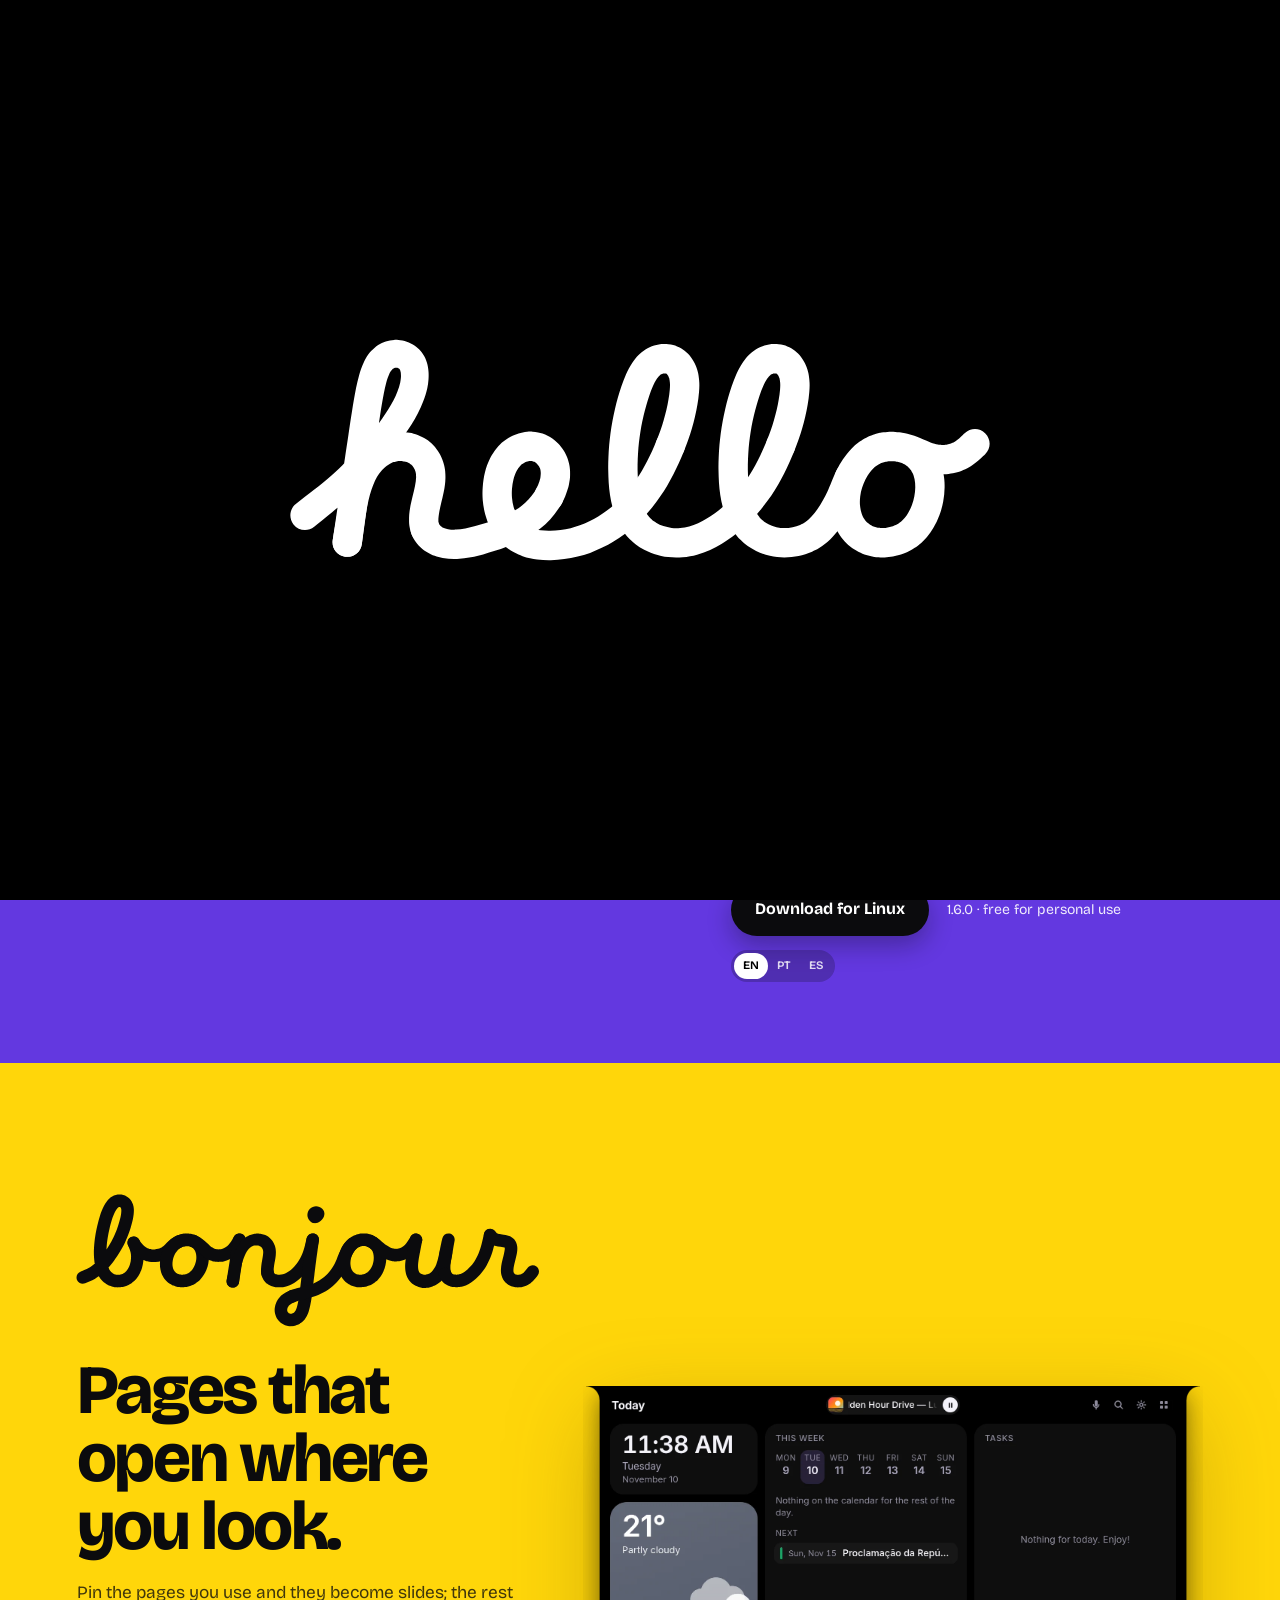
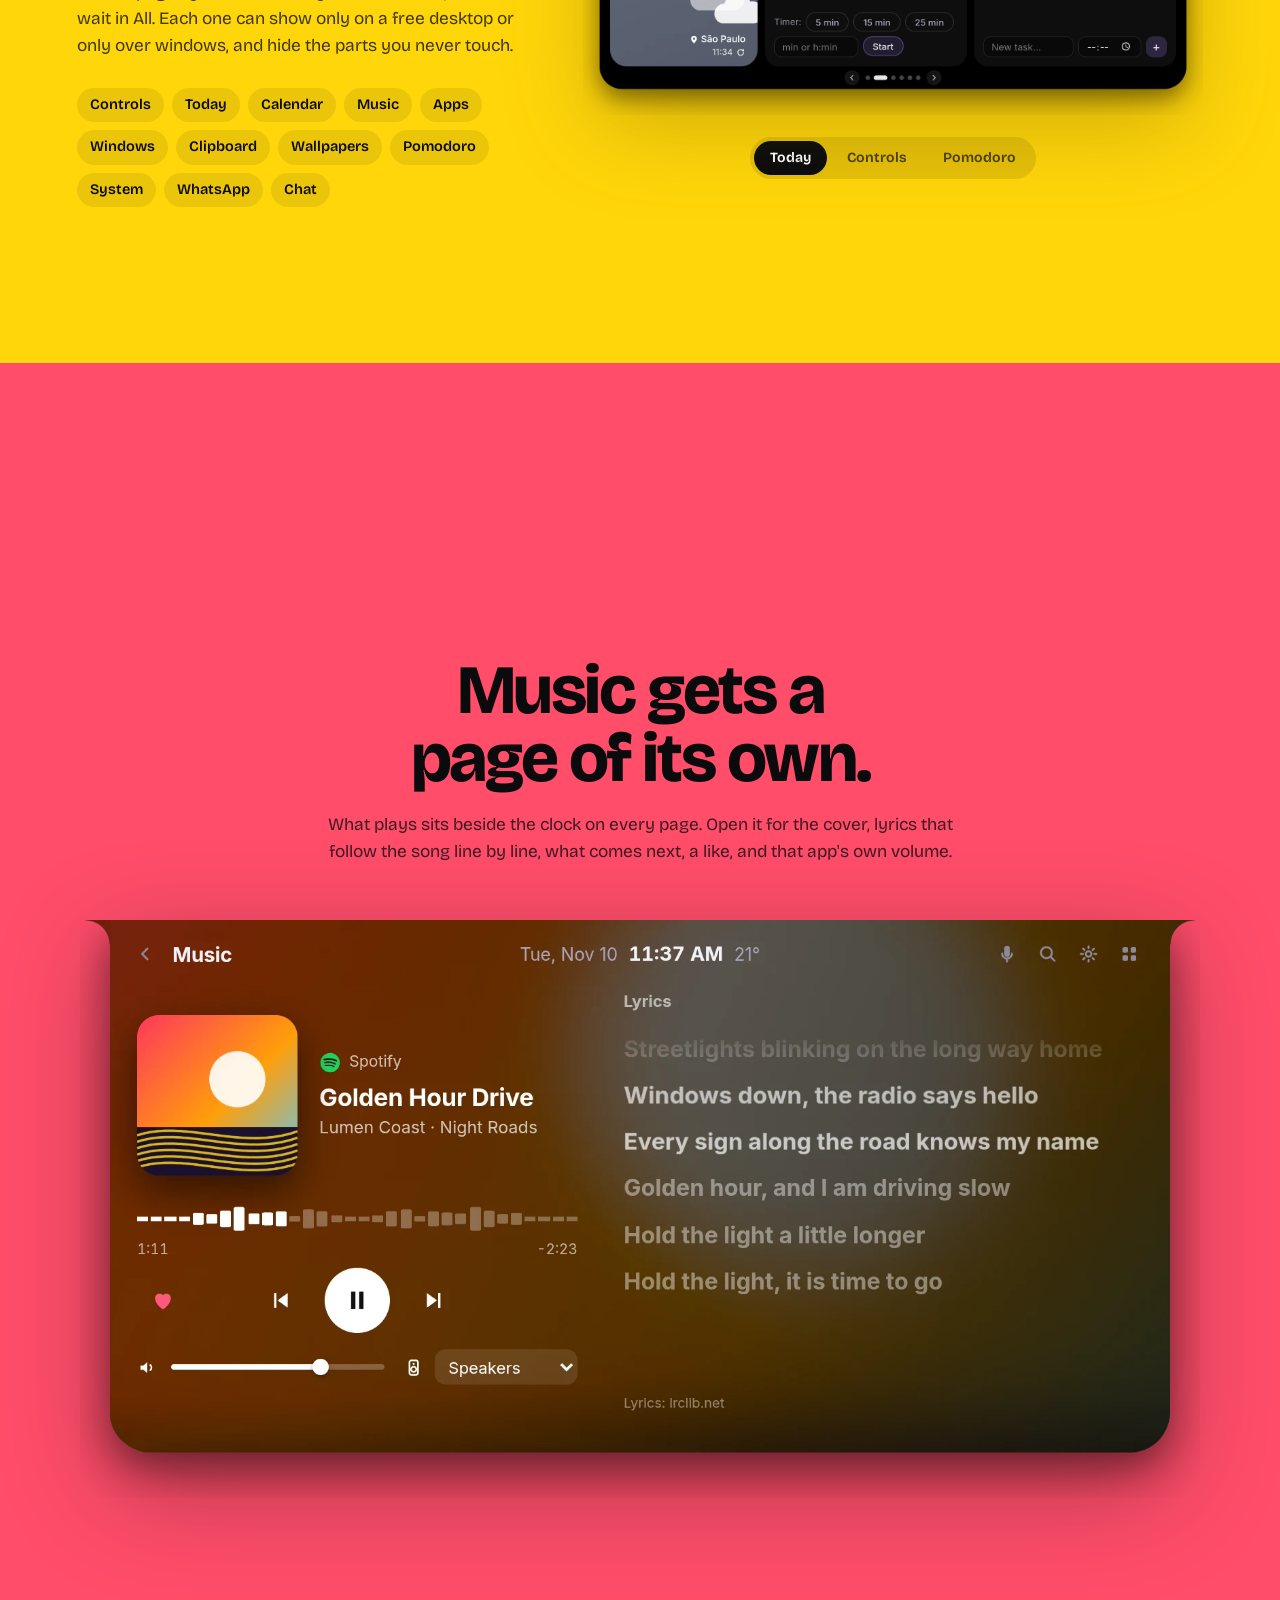
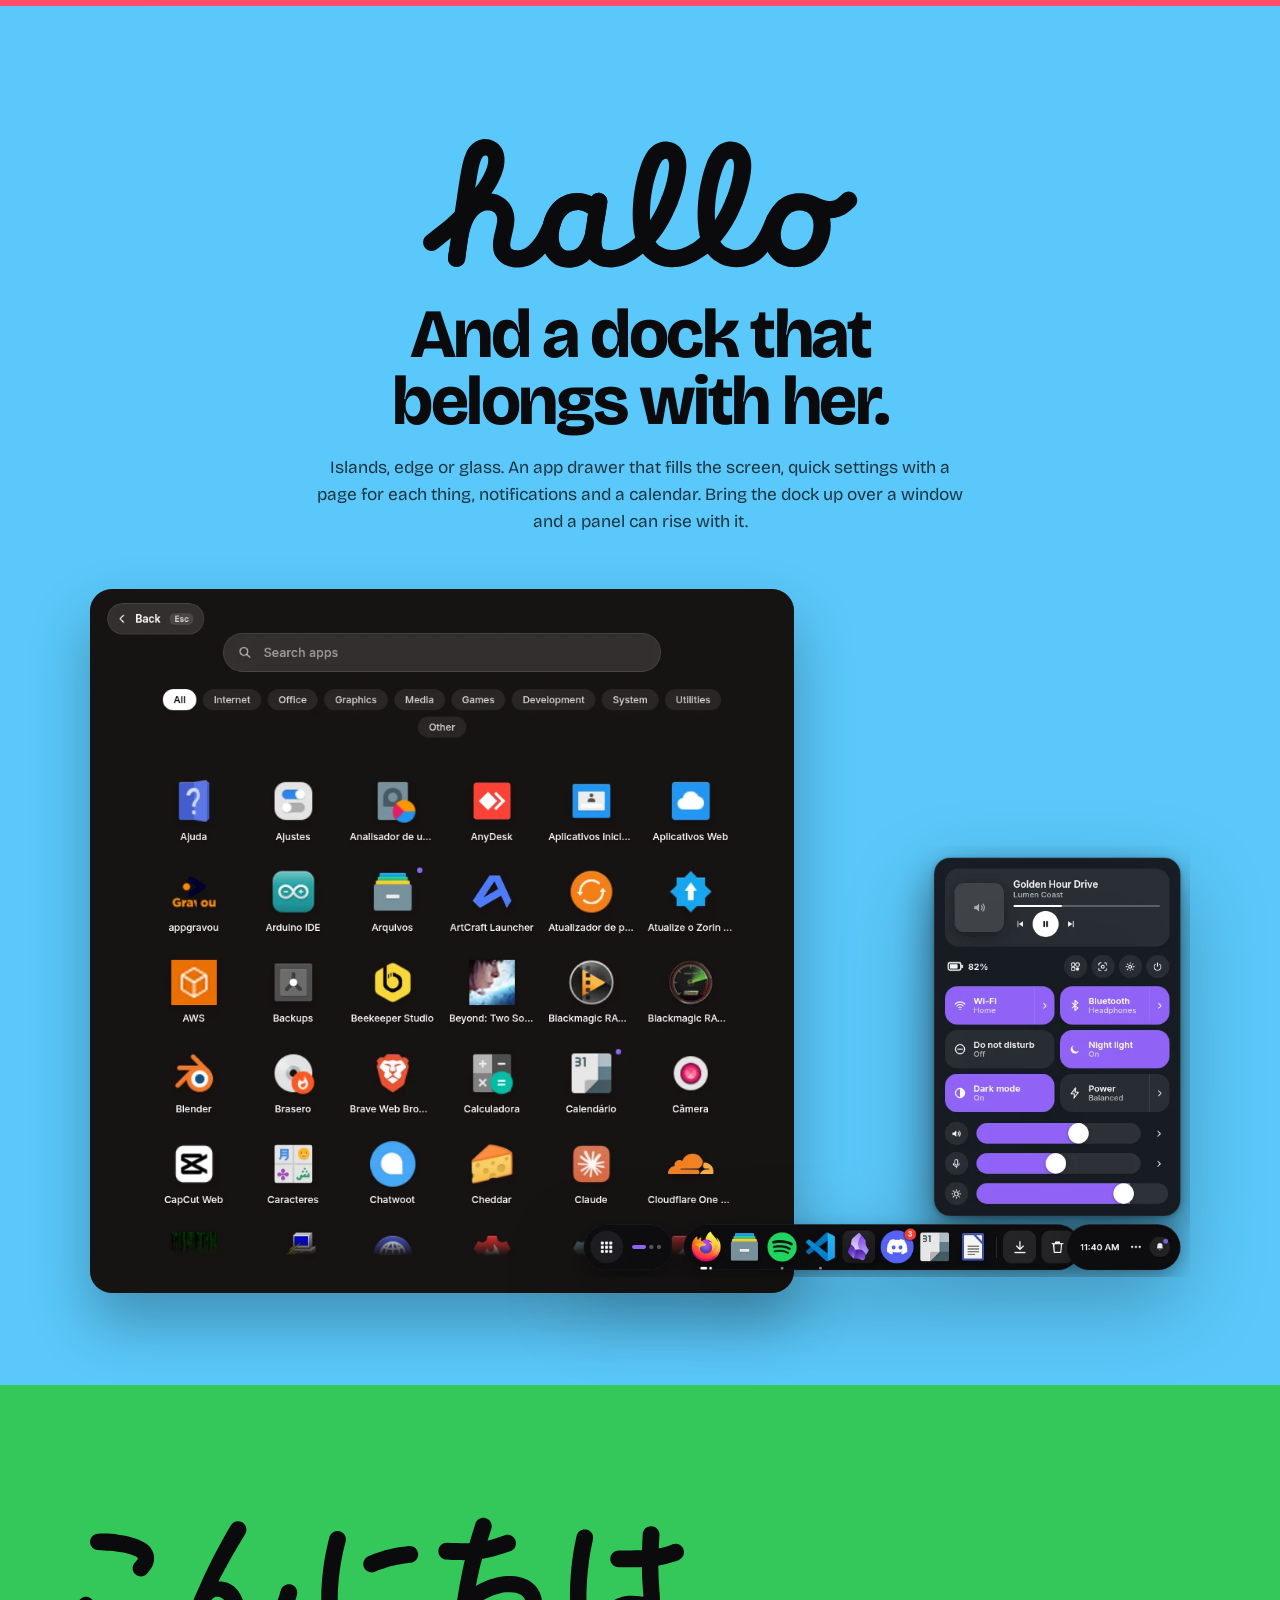
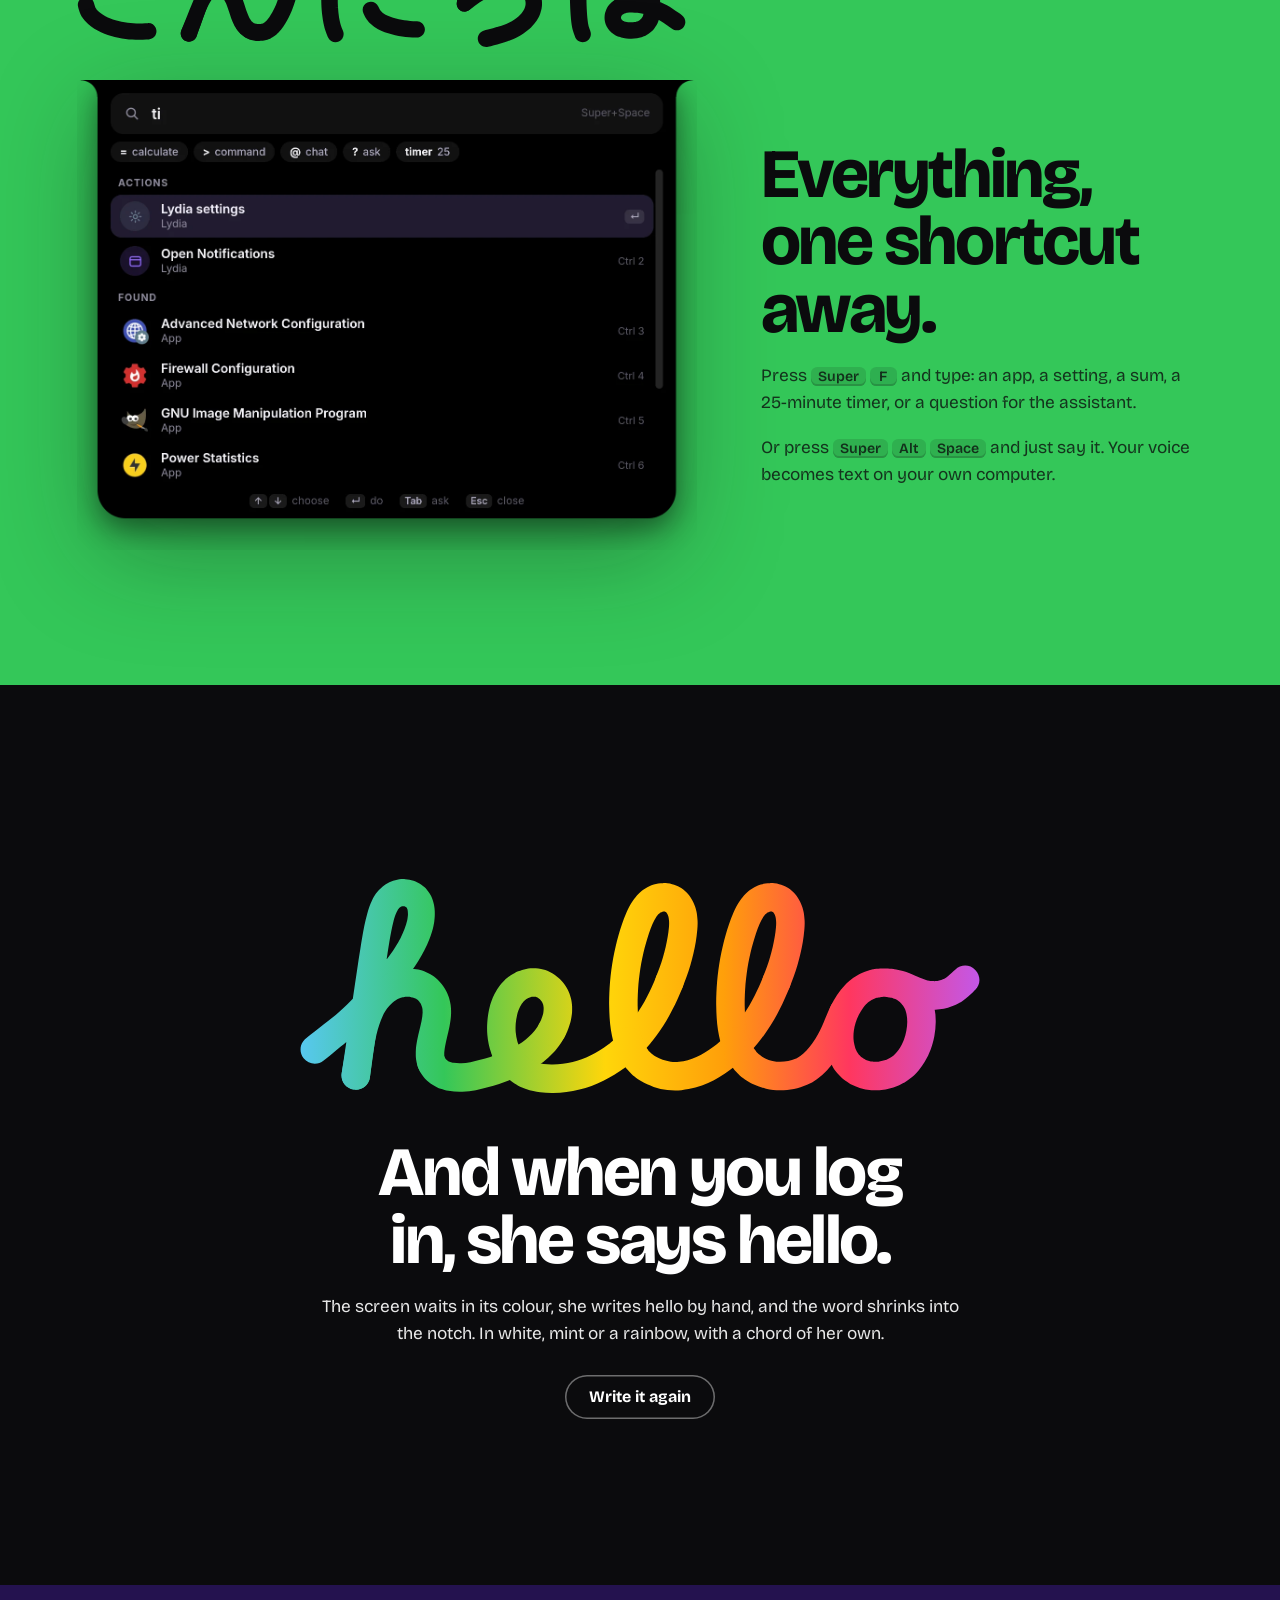
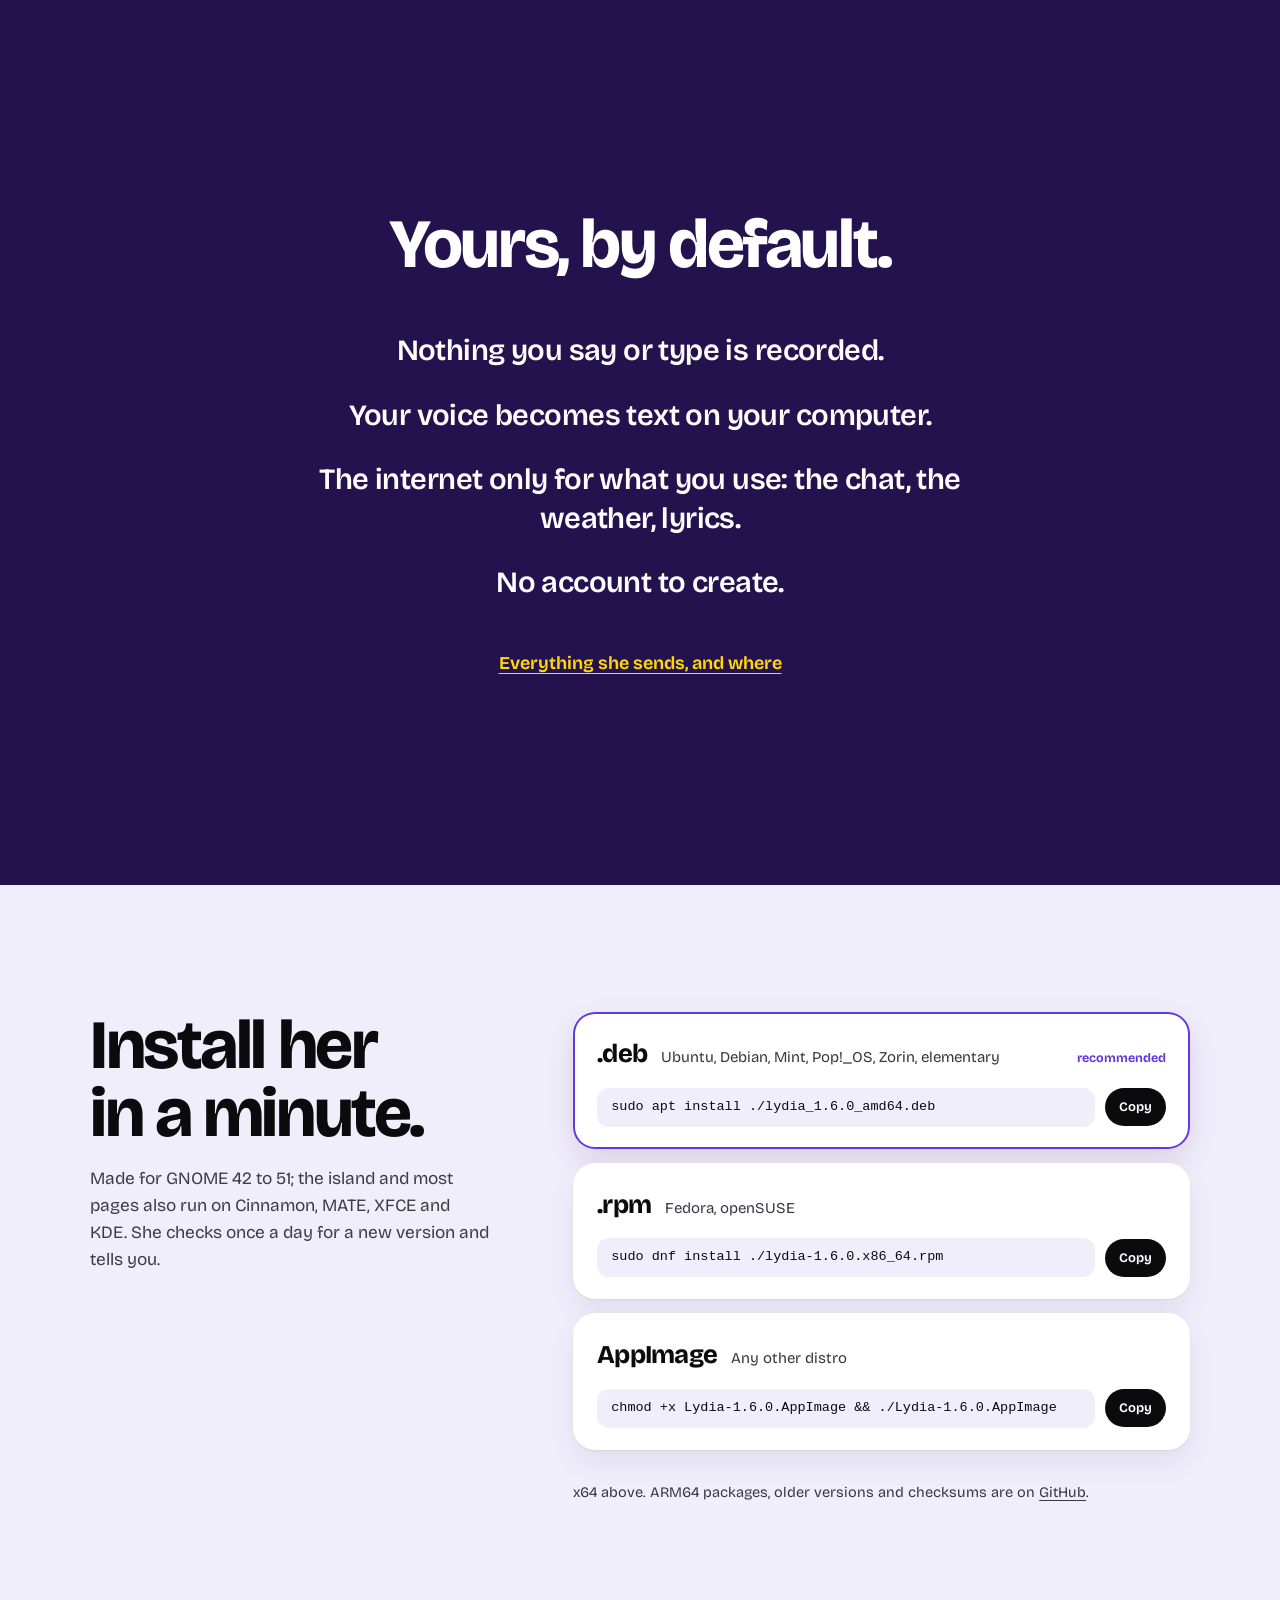
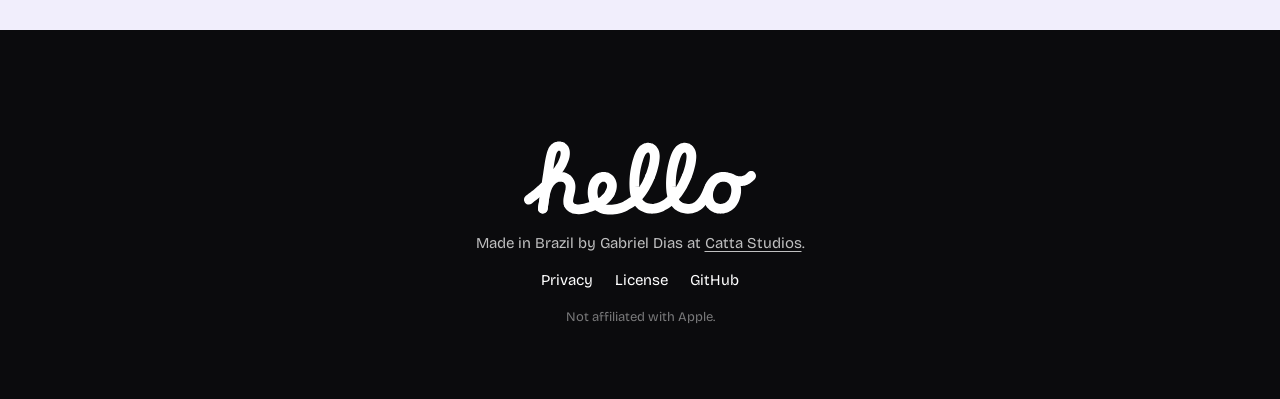
<file: site/index.html>
<!doctype html>
<html lang="en">
<head>
<meta charset="utf-8">
<meta name="viewport" content="width=device-width, initial-scale=1, viewport-fit=cover">
<title>Lydia · A dynamic island for Linux</title>
<meta name="description" content="Lydia is a dynamic island for Linux: controls, today, music with lyrics, apps, a dock of her own, a command palette and an assistant, at the top of your screen.">
<meta name="theme-color" content="#0b0b0d">
<meta property="og:type" content="website">
<meta property="og:title" content="Lydia · A dynamic island for Linux">
<meta property="og:description" content="Controls, today, music, apps, a dock and a command palette, at the top of your screen.">
<meta property="og:image" content="https://cattastudios.com.br/lydia-releases/img/og.png">
<meta property="og:url" content="https://cattastudios.com.br/lydia-releases/">
<link rel="canonical" href="https://cattastudios.com.br/lydia-releases/">
<meta name="twitter:card" content="summary_large_image">
<link rel="icon" href="favicon.svg" type="image/svg+xml">
<link rel="apple-touch-icon" href="apple-touch-icon.png">
<link rel="preconnect" href="https://fonts.googleapis.com">
<link rel="preconnect" href="https://fonts.gstatic.com" crossorigin>
<link rel="stylesheet" href="https://fonts.googleapis.com/css2?family=Bricolage+Grotesque:opsz,wght@12..96,400;12..96,500;12..96,600;12..96,700;12..96,800&display=swap">
<link rel="stylesheet" href="css/style.css">
<script>document.documentElement.classList.add('js')</script>
</head>
<body>

<!-- the opening: a moment of black, a greeting written by hand, then it becomes the notch -->
<div class="intro" aria-hidden="true"><svg class="intro__word"></svg></div>

<header class="notch" id="notch">
  <a class="notch__home" href="#top" aria-label="Lydia"><img src="favicon.svg" alt="" width="20" height="20"><span>Lydia</span></a>
  <nav class="notch__links" aria-label="Sections">
    <a href="#pages" data-i18n="nav.pages">Pages</a>
    <a href="#music" data-i18n="nav.music">Music</a>
    <a href="#dock" data-i18n="nav.dock">Dock</a>
    <a href="#palette" data-i18n="nav.palette">Palette</a>
  </nav>
  <div class="notch__tools">
    <div class="lang" role="group" aria-label="Language"><button data-lang="en">EN</button><button data-lang="pt">PT</button><button data-lang="es">ES</button></div>
    <a class="notch__get" href="#install" data-i18n="nav.install">Install</a>
  </div>
</header>

<main id="top">

  <!-- the first screen: her island hanging from the top edge -->
  <section class="screen screen--violet hero" id="hero">
    <div class="hang"><img src="img/v15/controls.webp" width="1448" height="732" alt="" data-i18n-attr="alt:shot.controls"></div>
    <div class="hero__copy">
      <h1 data-i18n="hero.title">The top of your screen, finally useful.</h1>
      <p class="lead" data-i18n="hero.lead">Lydia is a dynamic island for Linux. Hover the top edge or press Super, and your controls, your day, your music and your apps open right there. Leave, and she closes.</p>
      <div class="cta">
        <a class="btn btn--ink" href="#install" data-i18n="hero.get">Download for Linux</a>
        <span class="cta__note"><span data-version>1.6.0</span> · <span data-i18n="hero.free">free for personal use</span></span>
        <div class="lang" role="group" aria-label="Language"><button data-lang="en">EN</button><button data-lang="pt">PT</button><button data-lang="es">ES</button></div>
      </div>
    </div>
  </section>

  <section class="screen screen--yellow" id="pages">
    <svg class="hello" data-hello="fr" aria-hidden="true"></svg>
    <div class="split">
      <div class="copy">
        <h2 data-i18n="pages.title">Pages that open where you look.</h2>
        <p data-i18n="pages.lead">Pin the pages you use and they become slides; the rest wait in All. Each one can show only on a free desktop or only over windows, and hide the parts you never touch.</p>
        <ul class="tags" data-i18n="pages.list"><li>Controls</li><li>Today</li><li>Calendar</li><li>Music</li><li>Apps</li><li>Windows</li><li>Clipboard</li><li>Wallpapers</li><li>Pomodoro</li><li>System</li><li>WhatsApp</li><li>Chat</li></ul>
      </div>
      <div class="deck" data-deck>
        <figure class="deck__shot is-on"><img src="img/v15/today.webp" width="1648" height="873" alt="" loading="lazy" data-i18n-attr="alt:shot.today"></figure>
        <figure class="deck__shot"><img src="img/v15/controls.webp" width="1448" height="732" alt="" loading="lazy" data-i18n-attr="alt:shot.controls"></figure>
        <figure class="deck__shot"><img src="img/v15/pomodoro.webp" width="1527" height="791" alt="" loading="lazy" data-i18n-attr="alt:shot.pomodoro"></figure>
        <div class="deck__tabs" role="tablist" aria-label="Pages">
          <button role="tab" aria-selected="true" data-i18n="deck.today">Today</button><button role="tab" aria-selected="false" data-i18n="deck.controls">Controls</button><button role="tab" aria-selected="false" data-i18n="deck.pomodoro">Pomodoro</button>
        </div>
      </div>
    </div>
  </section>

  <section class="screen screen--coral" id="music">
    <svg class="hello" data-hello="it" aria-hidden="true"></svg>
    <div class="copy copy--center">
      <h2 data-i18n="music.title">Music gets a page of its own.</h2>
      <p data-i18n="music.lead">What plays sits beside the clock on every page. Open it for the cover, lyrics that follow the song line by line, what comes next, a like, and that app's own volume.</p>
    </div>
    <img class="shot shot--wide" src="img/v15/music.webp" width="1648" height="851" alt="" loading="lazy" data-i18n-attr="alt:shot.music">
  </section>

  <section class="screen screen--sky dock-screen" id="dock">
    <svg class="hello" data-hello="de" aria-hidden="true"></svg>
    <div class="copy copy--center">
      <h2 data-i18n="dock.title">And a dock that belongs with her.</h2>
      <p data-i18n="dock.lead">Islands, edge or glass. An app drawer that fills the screen, quick settings with a page for each thing, notifications and a calendar. Bring the dock up over a window and a panel can rise with it.</p>
    </div>
    <div class="desk">
      <img class="desk__drawer" src="img/v15/dock-drawer-islands.webp" width="900" height="900" alt="" loading="lazy" data-i18n-attr="alt:shot.drawer">
      <img class="desk__qs" src="img/v15/dock-qs-islands.webp" width="900" height="630" alt="" loading="lazy" data-i18n-attr="alt:shot.qs">
    </div>
  </section>

  <section class="screen screen--green" id="palette">
    <svg class="hello" data-hello="ja" aria-hidden="true"></svg>
    <div class="split split--flip">
      <img class="shot shot--tall" src="img/v15/command.webp" width="1329" height="1008" alt="" loading="lazy" data-i18n-attr="alt:shot.command">
      <div class="copy">
        <h2 data-i18n="palette.title">Everything, one shortcut away.</h2>
        <p data-i18n="palette.lead">Press <kbd>Super</kbd> <kbd>F</kbd> and type: an app, a setting, a sum, a 25-minute timer, or a question for the assistant.</p>
        <p data-i18n="palette.voice">Or press <kbd>Super</kbd> <kbd>Alt</kbd> <kbd>Space</kbd> and just say it. Your voice becomes text on your own computer.</p>
      </div>
    </div>
  </section>

  <section class="screen screen--ink opening" id="opening">
    <svg class="opening__word" aria-hidden="true"></svg>
    <div class="copy copy--center">
      <h2 data-i18n="opening.title">And when you log in, she says hello.</h2>
      <p data-i18n="opening.lead">The screen waits in its colour, she writes hello by hand, and the word shrinks into the notch. In white, mint or a rainbow, with a chord of her own.</p>
      <button class="btn btn--line" data-replay data-i18n="opening.replay">Write it again</button>
    </div>
  </section>

  <section class="screen screen--violet privacy" id="privacy">
    <div class="copy copy--center">
      <h2 data-i18n="priv.title">Yours, by default.</h2>
      <ul class="facts">
        <li data-i18n="priv.1">Nothing you say or type is recorded.</li>
        <li data-i18n="priv.2">Your voice becomes text on your computer.</li>
        <li data-i18n="priv.3">The internet only for what you use: the chat, the weather, lyrics.</li>
        <li data-i18n="priv.4">No account to create.</li>
      </ul>
      <a class="link" href="privacy.html" data-i18n="priv.more">Everything she sends, and where</a>
    </div>
  </section>

  <section class="screen screen--paper" id="install">
    <div class="install">
      <div class="copy">
        <h2 data-i18n="inst.title">Install her in a minute.</h2>
        <p data-i18n="inst.lead">Made for GNOME 42 to 51; the island and most pages also run on Cinnamon, MATE, XFCE and KDE. She checks once a day for a new version and tells you.</p>
      </div>
      <ol class="pkgs">
        <li class="pkg pkg--rec">
          <a class="pkg__get" data-pkg="deb" href="https://github.com/berelels/lydia-releases/releases/latest"><b>.deb</b><span data-i18n="inst.deb">Ubuntu, Debian, Mint, Pop!_OS, Zorin, elementary</span><em data-i18n="inst.rec">recommended</em></a>
          <div class="pkg__cmd"><code data-cmd="deb"></code><button class="copybtn" data-copy="deb" data-i18n="inst.copy">Copy</button></div>
        </li>
        <li class="pkg">
          <a class="pkg__get" data-pkg="rpm" href="https://github.com/berelels/lydia-releases/releases/latest"><b>.rpm</b><span data-i18n="inst.rpm">Fedora, openSUSE</span></a>
          <div class="pkg__cmd"><code data-cmd="rpm"></code><button class="copybtn" data-copy="rpm" data-i18n="inst.copy">Copy</button></div>
        </li>
        <li class="pkg">
          <a class="pkg__get" data-pkg="appimage" href="https://github.com/berelels/lydia-releases/releases/latest"><b>AppImage</b><span data-i18n="inst.appimage">Any other distro</span></a>
          <div class="pkg__cmd"><code data-cmd="appimage"></code><button class="copybtn" data-copy="appimage" data-i18n="inst.copy">Copy</button></div>
        </li>
      </ol>
      <p class="fine" data-i18n="inst.fine">x64 above. ARM64 packages, older versions and checksums are on <a href="https://github.com/berelels/lydia-releases/releases">GitHub</a>.</p>
    </div>
  </section>

</main>

<footer class="foot">
  <svg class="foot__hello" data-hello-self aria-hidden="true"></svg>
  <p data-i18n="foot.made">Made in Brazil by Gabriel Dias at <a href="https://cattastudios.com.br">Catta Studios</a>.</p>
  <nav><a href="privacy.html" data-i18n="foot.privacy">Privacy</a><a href="https://github.com/berelels/lydia-releases/blob/main/LICENSE" data-i18n="foot.license">License</a><a href="https://github.com/berelels/lydia-releases/releases">GitHub</a></nav>
  <p class="foot__fine" data-i18n="foot.apple">Not affiliated with Apple.</p>
</footer>

<script src="js/i18n.js"></script>
<script src="js/greetings.js"></script>
<script src="js/hello.js"></script>
<script src="js/app.js"></script>
</body>
</html>
</file>
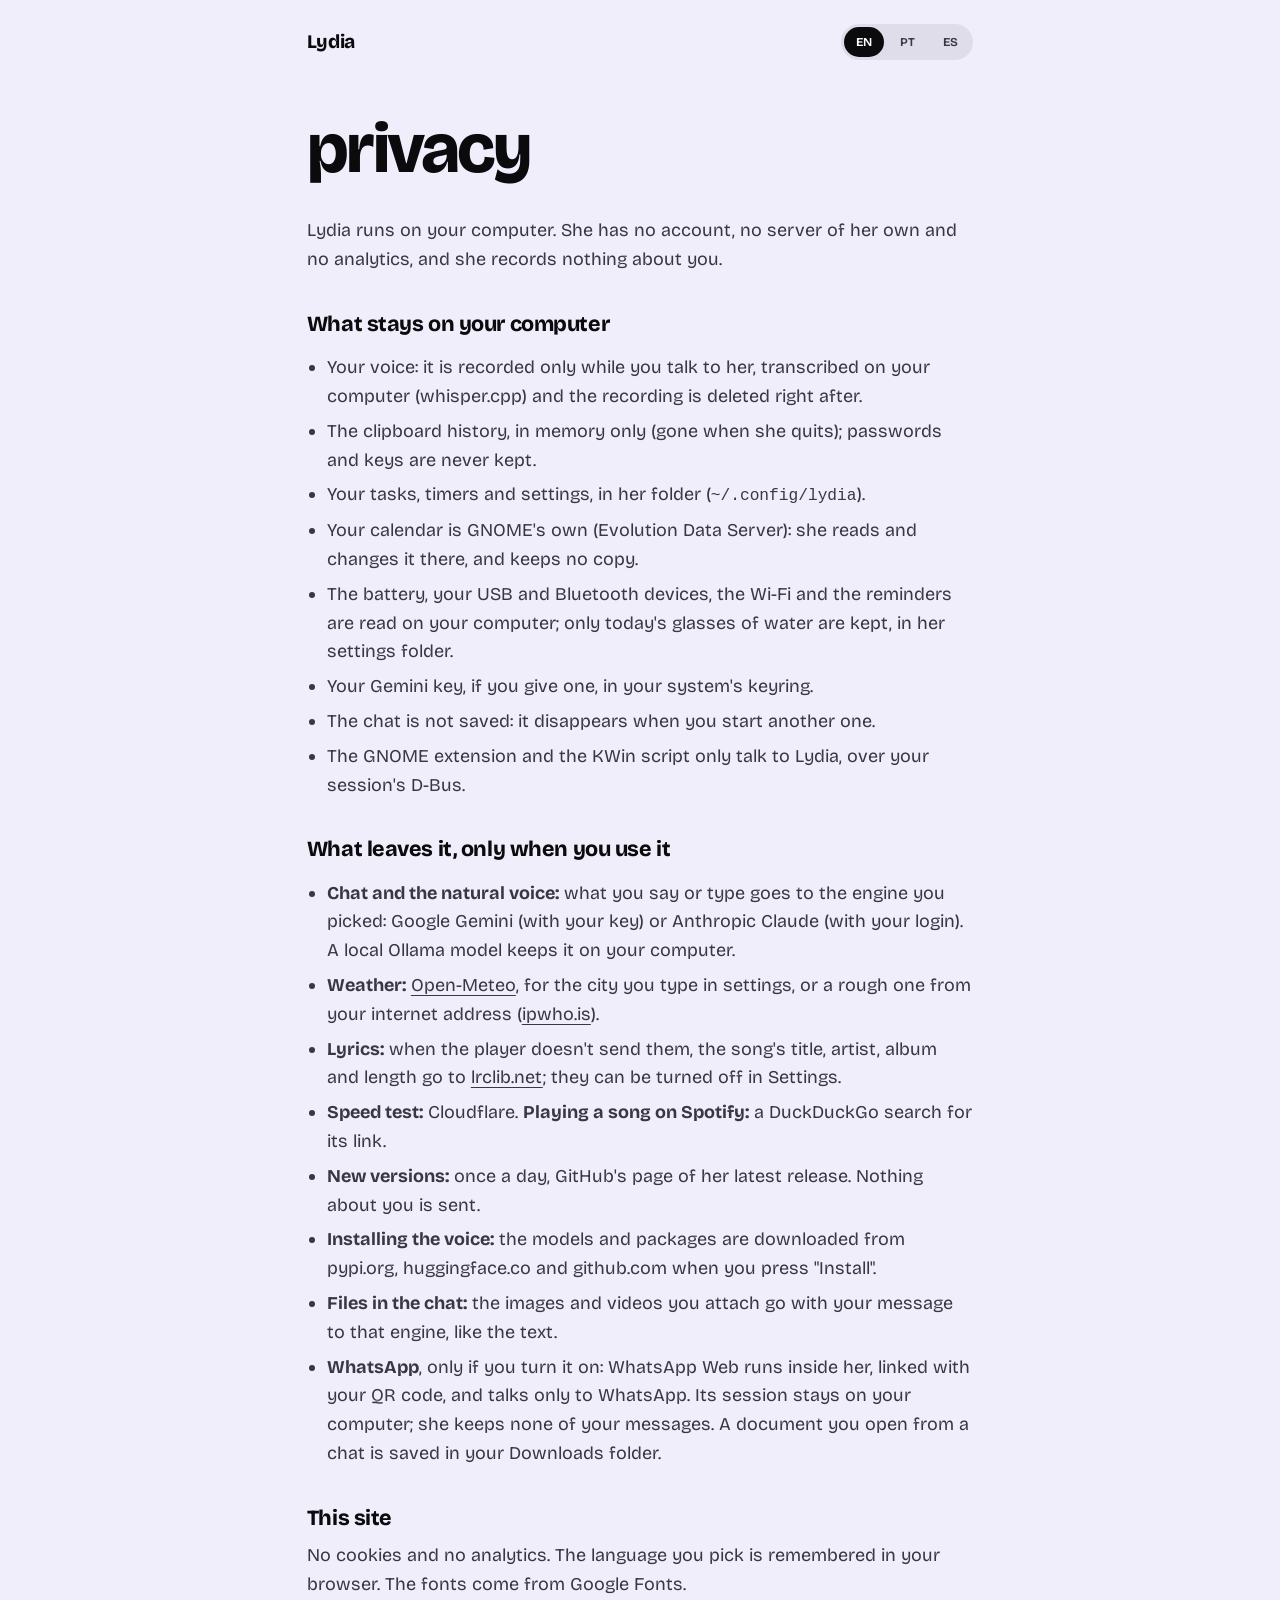
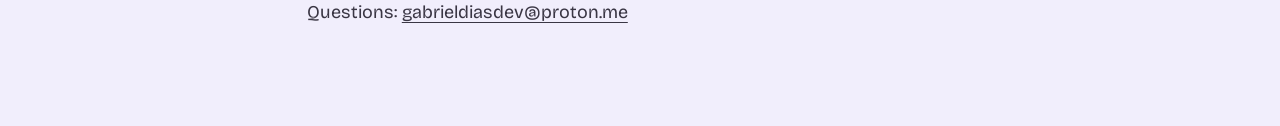
<file: site/privacy.html>
<!doctype html>
<html lang="en">
<head>
<meta charset="utf-8">
<meta name="viewport" content="width=device-width, initial-scale=1, viewport-fit=cover">
<title>Lydia · Privacy</title>
<meta name="description" content="What Lydia keeps on your computer, and what leaves it only when you use it.">
<meta name="theme-color" content="#f1eefc">
<link rel="icon" href="favicon.svg" type="image/svg+xml">
<link rel="preconnect" href="https://fonts.googleapis.com">
<link rel="preconnect" href="https://fonts.gstatic.com" crossorigin>
<link rel="stylesheet" href="https://fonts.googleapis.com/css2?family=Bricolage+Grotesque:opsz,wght@12..96,400;12..96,600;12..96,750&display=swap">
<link rel="stylesheet" href="css/style.css">
<style>
  body { background: var(--paper); color: var(--ink); }
  .wrap { max-width: 820px; margin: 0 auto; padding: 0 var(--pad); }
  .nav { display: flex; align-items: center; height: 84px; }
  .word { font-weight: 750; font-size: 1.2rem; text-decoration: none; letter-spacing: -0.02em; }
  .doc { padding: 30px 0 100px; }
  .big { font-size: clamp(2.6rem, 6vw, 4.4rem); font-weight: 750; letter-spacing: -0.035em; line-height: 1; margin: 0 0 32px; }
  .doc h2 { font-size: 1.35rem; letter-spacing: -0.02em; margin: 40px 0 12px; }
  .doc p, .doc li { color: var(--ink-2); line-height: 1.6; }
  .doc ul { padding-left: 20px; }
  .doc li { margin: 6px 0; }
  .doc code { font-size: 0.9em; }
  .doc [lang] { display: none; }
  .doc [lang].on { display: block; }
  .langs { display: flex; gap: 4px; margin-left: auto; padding: 3px; border-radius: 999px; background: rgba(11, 11, 13, 0.07); }
  .langs button { height: 30px; padding: 0 12px; border-radius: 999px; font-size: 12px; font-weight: 650; color: var(--ink-2); }
  .langs button.on { background: var(--ink); color: #fff; }
  ::selection { background: var(--violet); color: #fff; }
</style>
</head>
<body>
<div class="wrap">
  <header class="nav">
    <a class="word" href="./">Lydia</a>
    <div class="langs"><button data-l="en">EN</button><button data-l="pt">PT</button><button data-l="es">ES</button></div>
  </header>

  <main class="doc">
    <section lang="en">
      <h1 class="big">privacy</h1>
      <p>Lydia runs on your computer. She has no account, no server of her own and no analytics, and she records nothing about you.</p>
      <h2>What stays on your computer</h2>
      <ul>
        <li>Your voice: it is recorded only while you talk to her, transcribed on your computer (whisper.cpp) and the recording is deleted right after.</li>
        <li>The clipboard history, in memory only (gone when she quits); passwords and keys are never kept.</li>
        <li>Your tasks, timers and settings, in her folder (<code>~/.config/lydia</code>).</li>
        <li>Your calendar is GNOME's own (Evolution Data Server): she reads and changes it there, and keeps no copy.</li>
        <li>The battery, your USB and Bluetooth devices, the Wi-Fi and the reminders are read on your computer; only today's glasses of water are kept, in her settings folder.</li>
        <li>Your Gemini key, if you give one, in your system's keyring.</li>
        <li>The chat is not saved: it disappears when you start another one.</li>
        <li>The GNOME extension and the KWin script only talk to Lydia, over your session's D-Bus.</li>
      </ul>
      <h2>What leaves it, only when you use it</h2>
      <ul>
        <li><b>Chat and the natural voice:</b> what you say or type goes to the engine you picked: Google Gemini (with your key) or Anthropic Claude (with your login). A local Ollama model keeps it on your computer.</li>
        <li><b>Weather:</b> <a href="https://open-meteo.com">Open-Meteo</a>, for the city you type in settings, or a rough one from your internet address (<a href="https://ipwho.is">ipwho.is</a>).</li>
        <li><b>Lyrics:</b> when the player doesn't send them, the song's title, artist, album and length go to <a href="https://lrclib.net">lrclib.net</a>; they can be turned off in Settings.</li>
        <li><b>Speed test:</b> Cloudflare. <b>Playing a song on Spotify:</b> a DuckDuckGo search for its link.</li>
        <li><b>New versions:</b> once a day, GitHub's page of her latest release. Nothing about you is sent.</li>
        <li><b>Installing the voice:</b> the models and packages are downloaded from pypi.org, huggingface.co and github.com when you press "Install".</li>
        <li><b>Files in the chat:</b> the images and videos you attach go with your message to that engine, like the text.</li>
        <li><b>WhatsApp</b>, only if you turn it on: WhatsApp Web runs inside her, linked with your QR code, and talks only to WhatsApp. Its session stays on your computer; she keeps none of your messages. A document you open from a chat is saved in your Downloads folder.</li>
      </ul>
      <h2>This site</h2>
      <p>No cookies and no analytics. The language you pick is remembered in your browser. The fonts come from Google Fonts.</p>
      <p>Questions: <a href="mailto:gabrieldiasdev@proton.me">gabrieldiasdev@proton.me</a></p>
    </section>

    <section lang="pt">
      <h1 class="big">privacidade</h1>
      <p>A Lydia roda no seu computador. Ela não tem conta, servidor próprio nem analytics, e não grava nada sobre você.</p>
      <h2>O que fica no seu computador</h2>
      <ul>
        <li>Sua voz: é gravada só enquanto você fala com ela, transcrita no seu computador (whisper.cpp) e a gravação é apagada logo depois.</li>
        <li>O histórico da área de transferência, só na memória (some quando ela fecha); senhas e chaves nunca são guardadas.</li>
        <li>Suas tarefas, timers e configurações, na pasta dela (<code>~/.config/lydia</code>).</li>
        <li>Sua agenda é a do próprio GNOME (Evolution Data Server): ela lê e altera lá, sem guardar cópia.</li>
        <li>A bateria, seus dispositivos USB e Bluetooth, o Wi-Fi e os lembretes são lidos no seu computador; só os copos de água do dia ficam guardados, na pasta de configurações dela.</li>
        <li>Sua chave do Gemini, se você der uma, no chaveiro do sistema.</li>
        <li>A conversa não é salva: some quando você começa outra.</li>
        <li>A extensão do GNOME e o script do KWin só falam com a Lydia, pelo D-Bus da sua sessão.</li>
      </ul>
      <h2>O que sai, só quando você usa</h2>
      <ul>
        <li><b>Conversa e voz natural:</b> o que você fala ou digita vai para o motor que você escolheu: Google Gemini (com a sua chave) ou Anthropic Claude (com o seu login). Um modelo local no Ollama mantém tudo no seu computador.</li>
        <li><b>Clima:</b> <a href="https://open-meteo.com">Open-Meteo</a>, para a cidade que você digitar nas configurações, ou uma aproximada pelo seu endereço de internet (<a href="https://ipwho.is">ipwho.is</a>).</li>
        <li><b>Letras:</b> quando o player não manda a letra, o título, o artista, o álbum e a duração da música vão para o <a href="https://lrclib.net">lrclib.net</a>; dá para desligar nas Configurações.</li>
        <li><b>Teste de velocidade:</b> Cloudflare. <b>Tocar uma música no Spotify:</b> uma busca no DuckDuckGo pelo link.</li>
        <li><b>Versões novas:</b> uma vez por dia, a página da última versão no GitHub. Nada sobre você é enviado.</li>
        <li><b>Instalar a voz:</b> os modelos e pacotes são baixados de pypi.org, huggingface.co e github.com quando você aperta "Instalar".</li>
        <li><b>Arquivos no chat:</b> as imagens e vídeos que você anexa vão com a mensagem para aquele motor, como o texto.</li>
        <li><b>WhatsApp</b>, só se você ligar: o WhatsApp Web roda dentro dela, conectado pelo seu QR Code, e só fala com o WhatsApp. A sessão fica no seu computador; ela não guarda nenhuma mensagem sua. Um documento que você abre de uma conversa é salvo na sua pasta Downloads.</li>
      </ul>
      <h2>Este site</h2>
      <p>Sem cookies e sem analytics. O idioma que você escolhe fica guardado no seu navegador. As fontes vêm do Google Fonts.</p>
      <p>Dúvidas: <a href="mailto:gabrieldiasdev@proton.me">gabrieldiasdev@proton.me</a></p>
    </section>

    <section lang="es">
      <h1 class="big">privacidad</h1>
      <p>Lydia corre en tu computadora. No tiene cuenta, servidor propio ni analíticas, y no graba nada sobre ti.</p>
      <h2>Lo que se queda en tu computadora</h2>
      <ul>
        <li>Tu voz: se graba solo mientras le hablas, se transcribe en tu computadora (whisper.cpp) y la grabación se borra enseguida.</li>
        <li>El historial del portapapeles, solo en memoria (desaparece al cerrarla); las contraseñas y claves nunca se guardan.</li>
        <li>Tus tareas, temporizadores y ajustes, en su carpeta (<code>~/.config/lydia</code>).</li>
        <li>Tu agenda es la de GNOME (Evolution Data Server): ella la lee y la cambia allí, sin guardar copia.</li>
        <li>La batería, tus dispositivos USB y Bluetooth, el Wi-Fi y los recordatorios se leen en tu computadora; solo se guardan los vasos de agua del día, en su carpeta de configuración.</li>
        <li>Tu clave de Gemini, si das una, en el llavero del sistema.</li>
        <li>La conversación no se guarda: desaparece cuando empiezas otra.</li>
        <li>La extensión de GNOME y el script de KWin solo hablan con Lydia, por el D-Bus de tu sesión.</li>
      </ul>
      <h2>Lo que sale, solo cuando lo usas</h2>
      <ul>
        <li><b>Chat y voz natural:</b> lo que dices o escribes va al motor que elegiste: Google Gemini (con tu clave) o Anthropic Claude (con tu sesión). Un modelo local en Ollama lo deja todo en tu computadora.</li>
        <li><b>Clima:</b> <a href="https://open-meteo.com">Open-Meteo</a>, para la ciudad que escribas en los ajustes, o una aproximada por tu dirección de internet (<a href="https://ipwho.is">ipwho.is</a>).</li>
        <li><b>Letras:</b> cuando el reproductor no las envía, el título, el artista, el álbum y la duración de la canción van a <a href="https://lrclib.net">lrclib.net</a>; se puede apagar en los Ajustes.</li>
        <li><b>Prueba de velocidad:</b> Cloudflare. <b>Poner una canción en Spotify:</b> una búsqueda en DuckDuckGo por su enlace.</li>
        <li><b>Versiones nuevas:</b> una vez al día, la página de la última versión en GitHub. No se envía nada sobre ti.</li>
        <li><b>Instalar la voz:</b> los modelos y paquetes se descargan de pypi.org, huggingface.co y github.com cuando pulsas "Instalar".</li>
        <li><b>Archivos en el chat:</b> las imágenes y videos que adjuntas van con tu mensaje a ese motor, como el texto.</li>
        <li><b>WhatsApp</b>, solo si lo activas: WhatsApp Web corre dentro de ella, vinculado con tu código QR, y solo habla con WhatsApp. La sesión queda en tu computadora; ella no guarda ninguno de tus mensajes. Un documento que abres desde un chat se guarda en tu carpeta Descargas.</li>
      </ul>
      <h2>Este sitio</h2>
      <p>Sin cookies y sin analíticas. El idioma que eliges se recuerda en tu navegador. Las fuentes vienen de Google Fonts.</p>
      <p>Dudas: <a href="mailto:gabrieldiasdev@proton.me">gabrieldiasdev@proton.me</a></p>
    </section>
  </main>
</div>
<script>
  (() => {
    let lang = 'en';
    try { lang = localStorage.getItem('lydia-lang') || (navigator.language || 'en').slice(0, 2); } catch (e) {}
    const show = (l) => {
      if (!document.querySelector(`.doc [lang="${l}"]`)) l = 'en';
      document.querySelectorAll('.doc [lang]').forEach((s) => s.classList.toggle('on', s.lang === l));
      document.querySelectorAll('.langs button').forEach((b) => b.classList.toggle('on', b.dataset.l === l));
      document.documentElement.lang = l === 'pt' ? 'pt-BR' : l;
      try { localStorage.setItem('lydia-lang', l); } catch (e) {}
    };
    document.querySelectorAll('.langs button').forEach((b) => b.addEventListener('click', () => show(b.dataset.l)));
    show(lang);
  })();
</script>
</body>
</html>
</file>
<file: site/css/style.css>
/* =============================================
   LYDIA · site
   The Hello: each section is a screen drenched in one colour, opened by her
   handwriting in another language; the black notch is the only chrome.
   ============================================= */

:root {
  --ink: #0b0b0d;
  --ink-2: #3a3644;
  --white: #ffffff;
  --violet: #6338e0;
  --violet-deep: #24124f;
  --yellow: #ffd60a;
  --coral: #ff4d6a;
  --sky: #5ac8fa;
  --green: #34c759;
  --paper: #f1eefc;
  --font: 'Bricolage Grotesque', system-ui, sans-serif;
  --ease-out: cubic-bezier(0.16, 1, 0.3, 1);
  --pad: clamp(20px, 6vw, 96px);
  --notch-h: 46px;
  --ear: 12px;
}

*, *::before, *::after { box-sizing: border-box; }
html { scroll-behavior: smooth; scroll-padding-top: 60px; -webkit-text-size-adjust: 100%; }
body { margin: 0; background: var(--ink); color: var(--white); font: 400 18px/1.55 var(--font); font-optical-sizing: auto; -webkit-font-smoothing: antialiased; }
img { display: block; max-width: 100%; height: auto; }
a { color: inherit; text-underline-offset: 0.2em; text-decoration-thickness: 1px; }
button { font: inherit; color: inherit; background: none; border: 0; cursor: pointer; }
h1, h2 { margin: 0; font-weight: 750; letter-spacing: -0.035em; line-height: 0.98; text-wrap: balance; }
h2 { font-size: clamp(2.4rem, 5.4vw, 5rem); }
p { margin: 0; text-wrap: pretty; }
kbd { display: inline-block; min-width: 1.9em; padding: 0.08em 0.5em; border-radius: 0.45em; background: rgba(11, 11, 13, 0.12); box-shadow: inset 0 -2px 0 rgba(11, 11, 13, 0.18); font: 600 0.82em var(--font); text-align: center; }
::selection { background: var(--ink); color: var(--yellow); }
:focus-visible { outline: 3px solid currentColor; outline-offset: 3px; border-radius: 6px; }
html { scrollbar-color: #4a4552 var(--ink); }

/* ---------- the notch: her island, as the page's only chrome ---------- */
.notch {
  position: fixed; z-index: 50; top: 0; left: 50%; translate: -50% 0;
  display: flex; align-items: center; gap: 22px; height: var(--notch-h); padding: 0 8px 0 18px;
  background: #000; border-radius: 0 0 22px 22px; color: var(--white);
  box-shadow: 0 10px 30px rgba(0, 0, 0, 0.28);
}
.notch::before, .notch::after { content: ''; position: absolute; top: 0; width: var(--ear); height: var(--ear); }
.notch::before { right: 100%; background: radial-gradient(circle at 0 100%, transparent calc(var(--ear) - 0.6px), #000 var(--ear)); }
.notch::after { left: 100%; background: radial-gradient(circle at 100% 100%, transparent calc(var(--ear) - 0.6px), #000 var(--ear)); }
.notch__home { display: flex; align-items: center; gap: 8px; text-decoration: none; font-weight: 700; font-size: 15px; letter-spacing: -0.01em; }
.notch__links { display: flex; gap: 2px; }
.notch__links a { padding: 6px 11px; border-radius: 999px; color: rgba(255, 255, 255, 0.8); text-decoration: none; font-size: 14px; font-weight: 500; transition: color 0.2s, background 0.2s; }
.notch__links a:hover, .notch__links a.is-here { color: #fff; background: rgba(255, 255, 255, 0.1); }
.notch__tools { display: flex; align-items: center; gap: 8px; }
.lang { display: flex; padding: 3px; border-radius: 999px; background: rgba(255, 255, 255, 0.08); }
.lang button { height: 26px; padding: 0 9px; border-radius: 999px; font-size: 11.5px; font-weight: 650; color: rgba(255, 255, 255, 0.82); }
.lang button.is-on { background: #fff; color: #000; }
.notch__get { height: 32px; padding: 0 15px; display: grid; place-items: center; border-radius: 999px; background: var(--yellow); color: var(--ink); font-size: 14px; font-weight: 700; text-decoration: none; transition: scale 0.2s var(--ease-out); }
.notch__get:hover { scale: 1.04; }

/* ---------- the opening ---------- */
.intro { display: none; }
.js .intro { display: grid; position: fixed; z-index: 60; inset: 0; place-items: center; background: #000; transition: opacity 0.7s var(--ease-out) 0.15s; }
.intro__word { width: min(60vw, 720px); height: 40vh; color: #fff; }
.intro.is-gone { opacity: 0; pointer-events: none; }
.js body.is-intro .notch, .js body.at-top .notch { opacity: 0; translate: -50% -100%; pointer-events: none; }
.notch { transition: opacity 0.5s var(--ease-out), translate 0.7s var(--ease-out); }

/* ---------- screens ---------- */
.screen { position: relative; min-height: 100svh; padding: calc(var(--notch-h) + 9vh) var(--pad) 12vh; overflow: hidden; }
.screen--violet { background: var(--violet); color: #fff; }
.screen--yellow { background: var(--yellow); color: var(--ink); }
.screen--coral { background: var(--coral); color: var(--ink); }
.screen--sky { background: var(--sky); color: var(--ink); }
.screen--green { background: var(--green); color: var(--ink); }
.screen--ink { background: var(--ink); color: #fff; }
.screen--paper { background: var(--paper); color: var(--ink); }
.privacy { background: var(--violet-deep); }

.hello { display: block; height: clamp(76px, 11vw, 150px); width: auto; max-width: 70vw; margin: 0 0 clamp(18px, 3vh, 36px) -0.4vw; overflow: visible; }
.copy { max-width: 34rem; }
.copy p { margin-top: 1.1em; font-size: clamp(1.05rem, 1.35vw, 1.25rem); max-width: 60ch; }
.copy--center { max-width: 46rem; margin: 0 auto; text-align: center; }
.copy--center p { margin-left: auto; margin-right: auto; }
.screen--yellow .copy p, .screen--sky .copy p, .screen--green .copy p, .screen--coral .copy p, .screen--paper .copy p { color: rgba(11, 11, 13, 0.78); }
.screen--violet .copy p, .screen--ink .copy p, .privacy .copy p { color: rgba(255, 255, 255, 0.9); }
.screen .hello + .copy--center, .screen .hello + .split { margin-top: 0; }
.screen--coral .hello, .screen--sky .hello { margin-left: auto; margin-right: auto; }

/* real screenshots: her windows, with their own shadow, cropped by the screen when they are big */
.shot { filter: drop-shadow(0 30px 50px rgba(11, 11, 13, 0.32)); }
.shot--wide { width: min(1120px, 100%); margin: clamp(36px, 6vh, 64px) auto 0; }
.shot--tall { width: 100%; max-width: 620px; justify-self: center; }

/* ---------- hero ---------- */
.hero { display: grid; grid-template-columns: minmax(0, 1fr); grid-template-rows: auto 1fr; padding-top: 0; padding-bottom: 9vh; background: radial-gradient(120% 70% at 50% 0%, #7d55f2 0%, var(--violet) 55%); }
.hang { width: min(1040px, 92vw); margin: 0 auto; filter: drop-shadow(0 34px 60px rgba(24, 6, 70, 0.45)); }
.hero__copy { align-self: end; display: grid; grid-template-columns: minmax(0, 1.25fr) minmax(0, 1fr); gap: 2rem 4rem; align-items: end; margin-top: 7vh; }
.hero h1 { font-size: clamp(2.8rem, 7.2vw, 6rem); }
.hero .lead { font-size: clamp(1.05rem, 1.4vw, 1.3rem); color: rgba(255, 255, 255, 0.94); max-width: 34rem; }
.cta { grid-column: 2; display: flex; align-items: center; flex-wrap: wrap; gap: 14px 18px; margin-top: -0.5rem; }
.cta__note { font-size: 14px; color: rgba(255, 255, 255, 0.9); }
.hero .lang { background: rgba(11, 11, 13, 0.22); }
.btn { display: inline-flex; align-items: center; height: 52px; padding: 0 24px; border-radius: 999px; font-size: 16px; font-weight: 700; text-decoration: none; transition: scale 0.25s var(--ease-out), box-shadow 0.25s var(--ease-out); }
.btn--ink { background: var(--ink); color: #fff; box-shadow: 0 10px 24px rgba(11, 11, 13, 0.3); }
.btn--ink:hover { scale: 1.03; box-shadow: 0 14px 30px rgba(11, 11, 13, 0.36); }
.btn--line { height: 44px; margin-top: 28px; box-shadow: inset 0 0 0 1.5px rgba(255, 255, 255, 0.4); color: #fff; }
.btn--line:hover { box-shadow: inset 0 0 0 1.5px #fff; }

/* ---------- pages ---------- */
.split { display: grid; grid-template-columns: minmax(0, 5fr) minmax(0, 7fr); gap: clamp(32px, 5vw, 80px); align-items: center; }
.split--flip { grid-template-columns: minmax(0, 7fr) minmax(0, 5fr); }
.tags { display: flex; flex-wrap: wrap; gap: 8px; margin: 28px 0 0; padding: 0; list-style: none; }
.tags li { padding: 6px 13px; border-radius: 999px; background: rgba(11, 11, 13, 0.08); font-size: 14.5px; font-weight: 600; }
.deck { position: relative; display: grid; }
.deck__shot { grid-area: 1 / 1; margin: 0; opacity: 0; translate: 0 14px; scale: 0.985; transition: opacity 0.6s var(--ease-out), translate 0.8s var(--ease-out), scale 0.8s var(--ease-out); filter: drop-shadow(0 28px 44px rgba(90, 70, 0, 0.3)); }
.deck__shot.is-on { opacity: 1; translate: 0 0; scale: 1; }
.deck__tabs { grid-row: 2; justify-self: center; display: flex; gap: 4px; margin-top: 22px; padding: 4px; border-radius: 999px; background: rgba(11, 11, 13, 0.1); }
.deck__tabs button { height: 34px; padding: 0 16px; border-radius: 999px; font-size: 14px; font-weight: 650; color: rgba(11, 11, 13, 0.7); transition: background 0.25s, color 0.25s; }
.deck__tabs button[aria-selected='true'] { background: var(--ink); color: #fff; }

/* ---------- dock ---------- */
.desk { position: relative; width: min(1100px, 100%); margin: clamp(36px, 6vh, 64px) auto 0; aspect-ratio: 16 / 10; }
.desk__drawer { position: absolute; left: 0; top: 0; width: 64%; border-radius: 22px; background: #2a2219; box-shadow: 0 30px 60px rgba(0, 0, 0, 0.28); }
.desk__qs { position: absolute; right: 0; bottom: 0; width: 56%; filter: drop-shadow(0 30px 40px rgba(0, 0, 0, 0.28)); }

/* ---------- the opening ---------- */
.opening { display: grid; align-content: center; text-align: center; }
.opening__word { display: block; width: min(70vw, 820px); height: clamp(140px, 26vh, 300px); margin: 0 auto 4vh; overflow: visible; }

/* ---------- privacy ---------- */
.privacy { display: grid; align-content: center; }
.facts { margin: 40px 0 34px; padding: 0; list-style: none; font-size: clamp(1.25rem, 2.3vw, 1.9rem); font-weight: 600; letter-spacing: -0.02em; line-height: 1.3; }
.facts li { padding: 0.45em 0; }
.link { font-weight: 650; color: var(--yellow); }

/* ---------- install ---------- */
.screen--paper { min-height: 0; padding-bottom: 14vh; }
.install { max-width: 1100px; margin: 0 auto; display: grid; grid-template-columns: minmax(0, 4fr) minmax(0, 6fr); gap: 32px 72px; align-items: start; }
.pkgs { margin: 0; padding: 0; list-style: none; display: grid; grid-template-columns: minmax(0, 1fr); gap: 14px; }
.pkg { padding: 22px 24px; border-radius: 22px; background: #fff; box-shadow: 0 1px 2px rgba(30, 20, 60, 0.06), 0 12px 30px rgba(30, 20, 60, 0.08); }
.pkg--rec { box-shadow: inset 0 0 0 2px var(--violet), 0 12px 30px rgba(30, 20, 60, 0.12); }
.pkg__get { display: grid; grid-template-columns: auto 1fr auto; align-items: baseline; gap: 14px; text-decoration: none; }
.pkg__get b { font-size: 1.6rem; font-weight: 750; letter-spacing: -0.03em; }
.pkg__get span { color: var(--ink-2); font-size: 15px; }
.pkg__get em { font-style: normal; font-size: 12.5px; font-weight: 700; color: var(--violet); }
.pkg__get:hover b { color: var(--violet); }
.pkg__cmd { display: flex; align-items: center; gap: 10px; margin-top: 14px; }
.pkg__cmd code { flex: 1; min-width: 0; overflow-x: auto; white-space: nowrap; padding: 10px 14px; border-radius: 12px; background: var(--paper); font: 500 13.5px/1.4 ui-monospace, 'JetBrains Mono', monospace; color: var(--ink); scrollbar-width: none; }
.copybtn { height: 38px; padding: 0 14px; border-radius: 999px; background: var(--ink); color: #fff; font-size: 13px; font-weight: 650; }
.copybtn.is-done { background: var(--green); color: var(--ink); }
.fine { grid-column: 2; font-size: 14.5px; color: var(--ink-2); }

/* ---------- footer ---------- */
.foot { display: grid; justify-items: center; gap: 14px; padding: 12vh var(--pad) 8vh; text-align: center; color: rgba(255, 255, 255, 0.74); font-size: 15px; }
.foot__hello { height: 80px; width: 240px; color: #fff; overflow: visible; }
.foot nav { display: flex; gap: 22px; }
.foot nav a { text-decoration: none; color: #fff; }
.foot nav a:hover { text-decoration: underline; }
.foot__fine { font-size: 13px; color: rgba(255, 255, 255, 0.45); }

/* ---------- entrances (only with scripts; everything is visible without them) ---------- */
.js .rise { opacity: 0; translate: 0 36px; transition: opacity 0.8s var(--ease-out), translate 1s var(--ease-out); }
.js .rise.is-in { opacity: 1; translate: 0 0; }

/* ---------- narrow ---------- */
@media (max-width: 900px) {
  .notch__links { display: none; }
  .hero__copy, .split, .split--flip, .install { grid-template-columns: minmax(0, 1fr); }
  .cta, .fine { grid-column: 1; }
  .split--flip .shot--tall { order: 2; }
  .desk { aspect-ratio: auto; display: grid; gap: 18px; }
  .desk__drawer, .desk__qs { position: static; width: 100%; }
  .hang { width: 140vw; margin-left: -20vw; }
}
@media (max-width: 520px) {
  body { font-size: 17px; }
  .notch { gap: 10px; padding-left: 14px; }
  .notch__home span { display: none; }
  .pkg__get { grid-template-columns: auto 1fr; }
  .pkg__get em { grid-column: 1 / -1; }
}
@media (prefers-reduced-motion: reduce) {
  html { scroll-behavior: auto; }
  .js .intro { display: none; }
  .js body.is-intro .notch { opacity: 1; translate: -50% 0; }
  .js .rise, .deck__shot { transition: none; translate: 0 0; }
  .js .rise { opacity: 1; }
}
</file>
